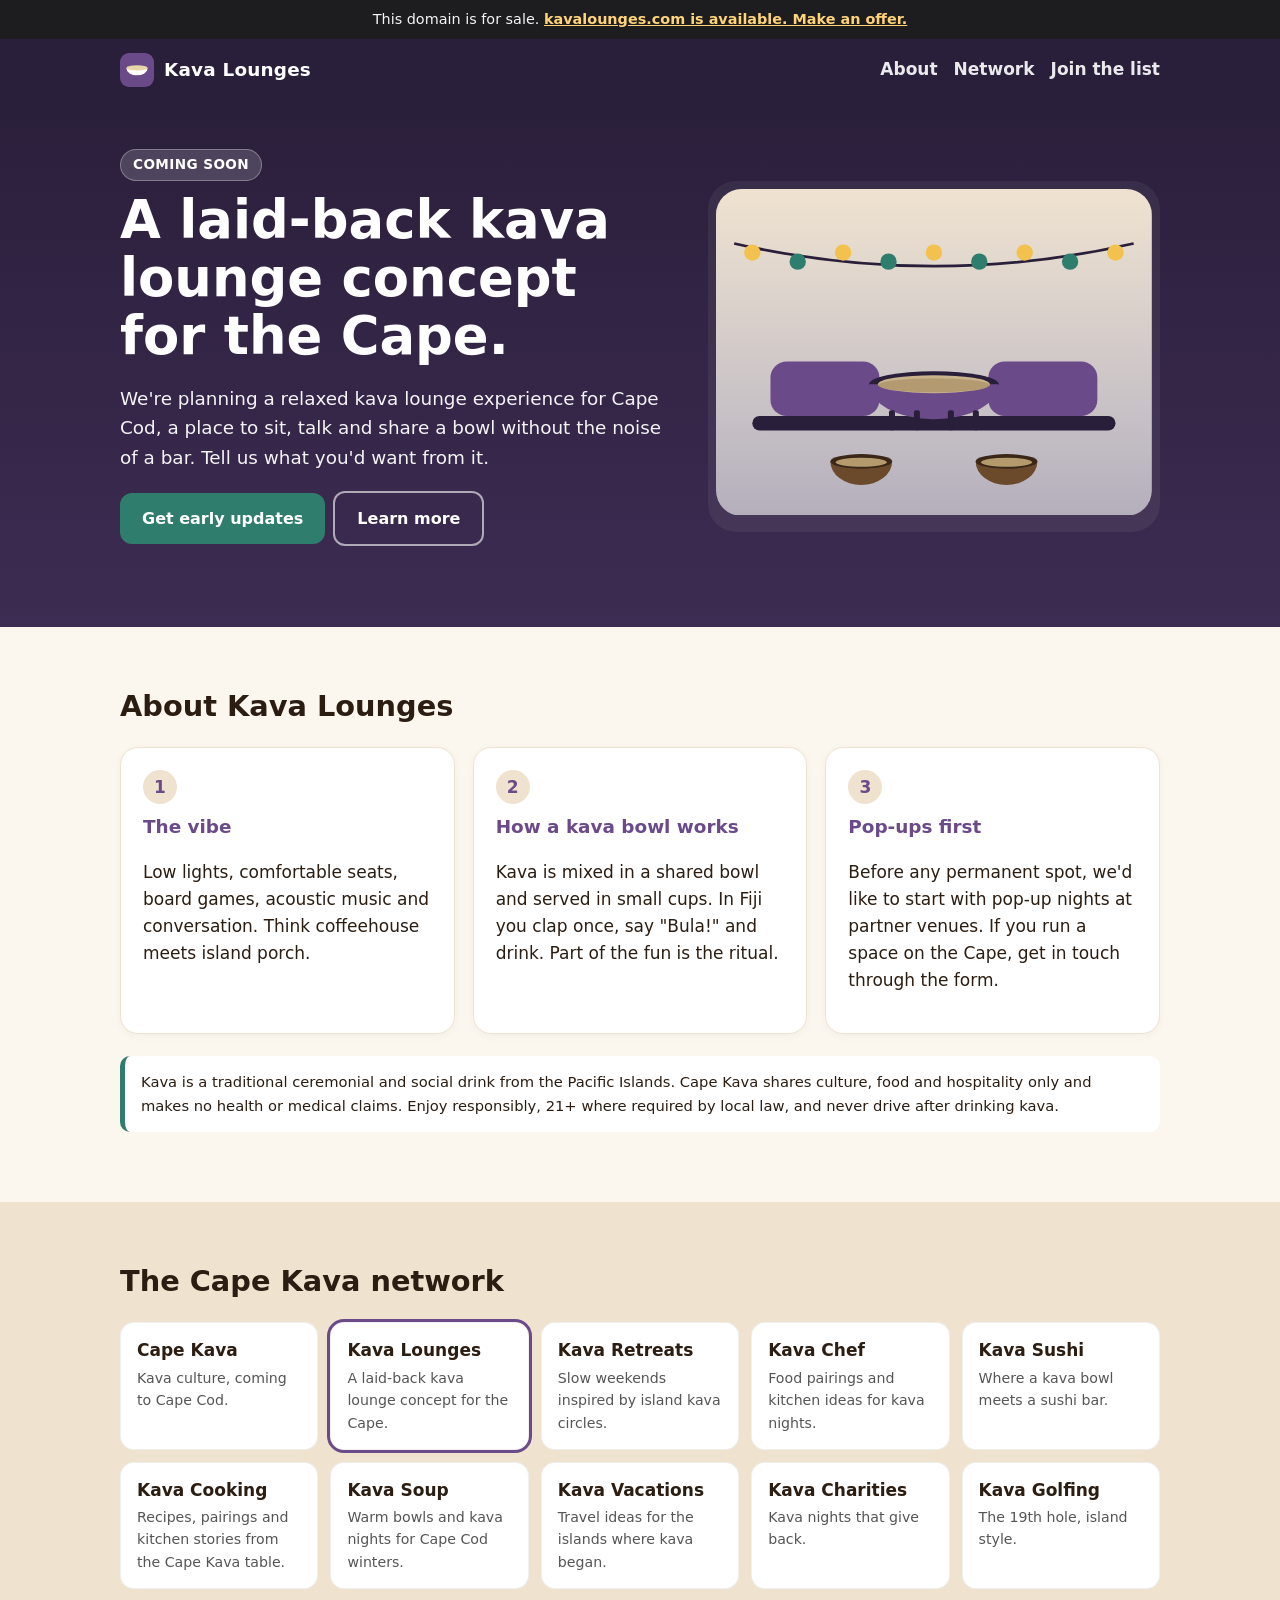
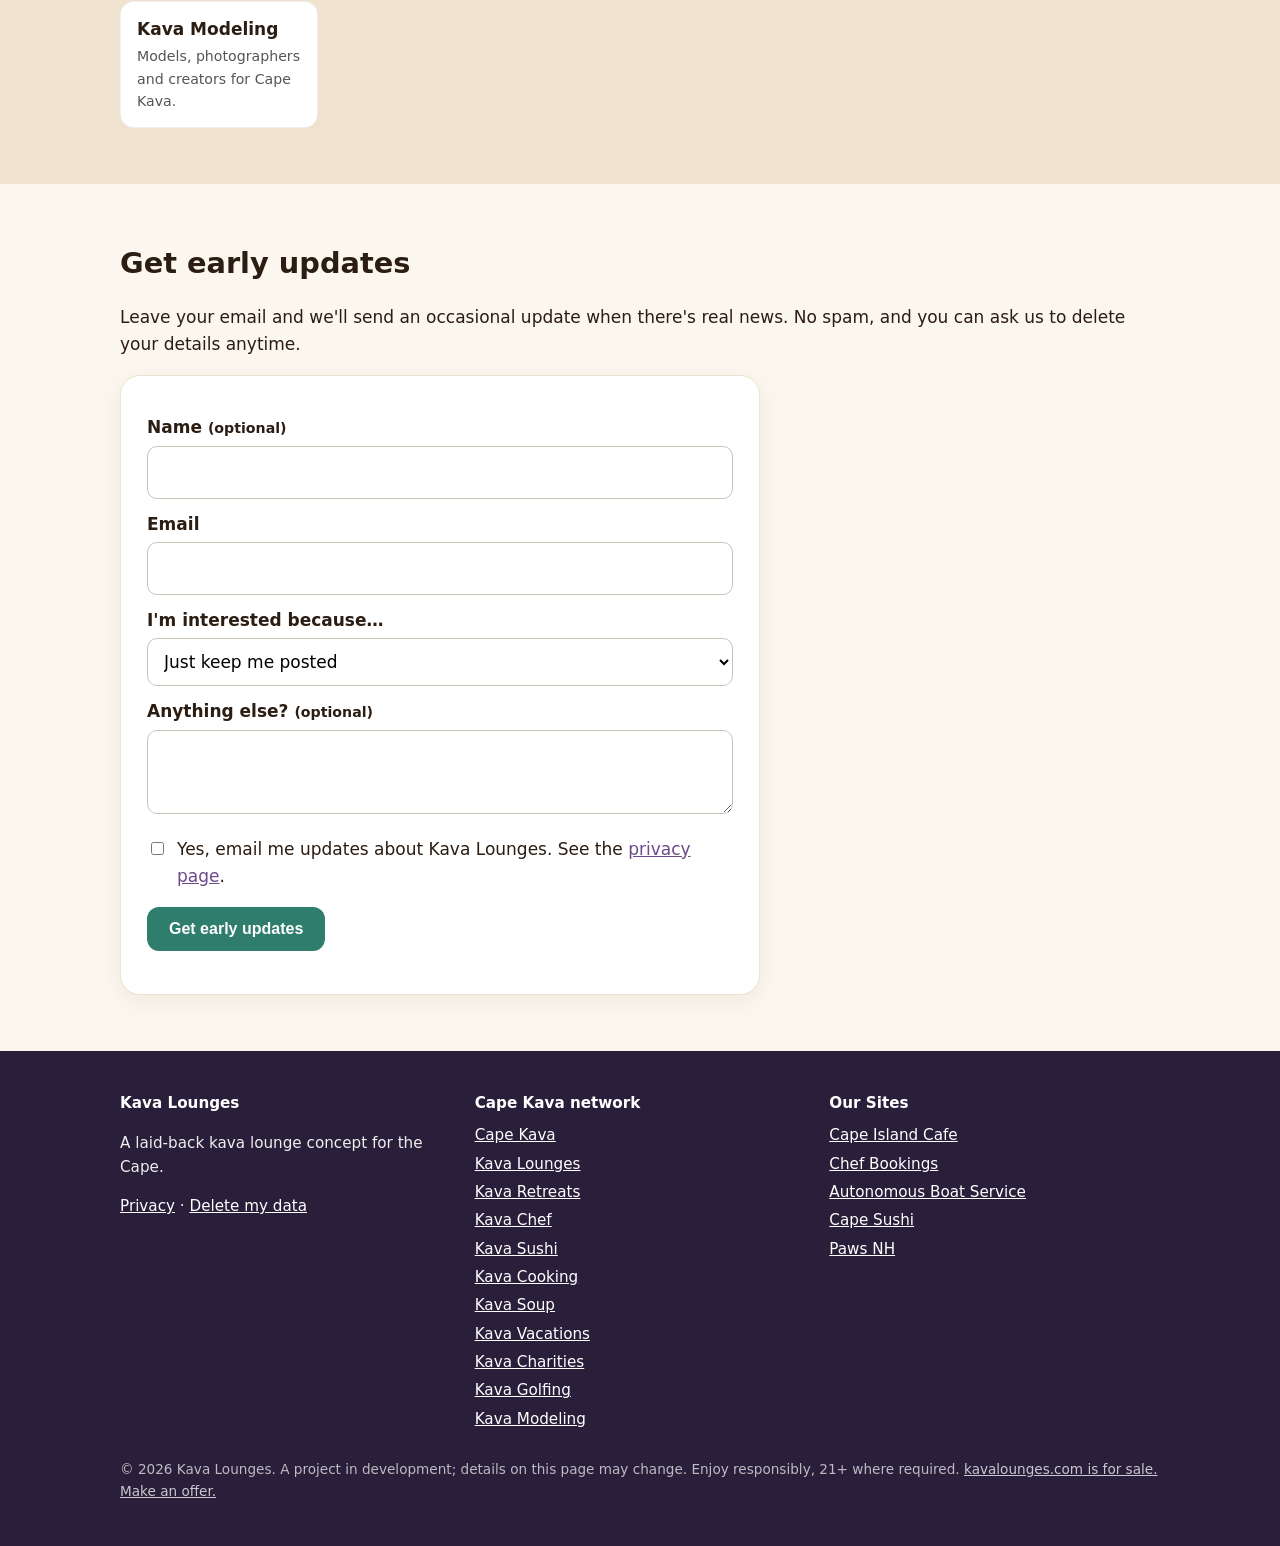
<file: index.html>
<!doctype html>
<html lang="en">
<head>
<meta charset="utf-8">
<meta name="viewport" content="width=device-width,initial-scale=1">
<title>Kava Lounges: A laid-back kava lounge concept for the Cape.</title>
<meta name="description" content="A laid-back kava lounge concept for the Cape. We&#x27;re planning a relaxed kava lounge experience for Cape Cod, a place to sit, talk and share a bowl without the noise of a bar.">
<link rel="canonical" href="https://platinum00001.github.io/kavalounges.com/">
<meta name="theme-color" content="#2a1f3b">
<meta property="og:type" content="website">
<meta property="og:site_name" content="Kava Lounges">
<meta property="og:title" content="Kava Lounges: A laid-back kava lounge concept for the Cape.">
<meta property="og:description" content="A laid-back kava lounge concept for the Cape. We&#x27;re planning a relaxed kava lounge experience for Cape Cod, a place to sit, talk and share a bowl without the noise of a bar.">
<meta property="og:url" content="https://platinum00001.github.io/kavalounges.com/">
<meta property="og:image" content="https://platinum00001.github.io/kavalounges.com/og.png">
<meta property="og:image:width" content="1200"><meta property="og:image:height" content="630">
<meta name="twitter:card" content="summary_large_image">
<meta name="twitter:title" content="Kava Lounges: A laid-back kava lounge concept for the Cape.">
<meta name="twitter:description" content="A laid-back kava lounge concept for the Cape. We&#x27;re planning a relaxed kava lounge experience for Cape Cod, a place to sit, talk and share a bowl without the noise of a bar.">
<meta name="twitter:image" content="https://platinum00001.github.io/kavalounges.com/og.png">
<link rel="icon" href="favicon.svg" type="image/svg+xml">
<link rel="icon" href="favicon-32.png" sizes="32x32" type="image/png">
<link rel="apple-touch-icon" href="apple-touch-icon.png">
<link rel="manifest" href="site.webmanifest">
<link rel="stylesheet" href="css/style.css">
</head>
<body>
<div class="forsale" style="background:#1d1d1f;color:#f5f5f7;text-align:center;font-size:.9rem;padding:8px 12px">This domain is for sale. <a href="https://www.afternic.com/domain/kavalounges.com" target="_blank" rel="noopener" style="color:#ffd479;font-weight:600">kavalounges.com is available. Make an offer.</a></div>
<header class="top"><div class="wrap">
<a class="brand" href="./"><img src="favicon.svg" alt="" width="34" height="34">Kava Lounges</a>
<nav><a href="./#about" class="opt">About</a><a href="./#network" class="opt">Network</a><a href="./#join">Join the list</a></nav>
</div></header>
<main>
<section class="hero"><div class="wrap">
<div><span class="badge">Coming soon</span><h1>A laid-back kava lounge concept for the Cape.</h1><p class="lead">We&#x27;re planning a relaxed kava lounge experience for Cape Cod, a place to sit, talk and share a bowl without the noise of a bar. Tell us what you&#x27;d want from it.</p>
<p><a class="btn" href="#join">Get early updates</a><a class="btn ghost" href="#about">Learn more</a></p></div>
<div class="art"><svg viewBox="0 0 480 360" xmlns="http://www.w3.org/2000/svg" role="img" aria-hidden="true"><defs><linearGradient id="sky" x1="0" y1="0" x2="0" y2="1"><stop offset="0" stop-color="#efe2cf"/><stop offset="1" stop-color="#ffffff" stop-opacity="0.6"/></linearGradient></defs><rect width="480" height="360" rx="28" fill="url(#sky)"/><path d="M20 60 q220 50 440 0" stroke="#2a1f3b" stroke-width="3" fill="none"/><circle cx="40" cy="70" r="9" fill="#f2c14e"/><circle cx="90" cy="80" r="9" fill="#2f7d6d"/><circle cx="140" cy="70" r="9" fill="#f2c14e"/><circle cx="190" cy="80" r="9" fill="#2f7d6d"/><circle cx="240" cy="70" r="9" fill="#f2c14e"/><circle cx="290" cy="80" r="9" fill="#2f7d6d"/><circle cx="340" cy="70" r="9" fill="#f2c14e"/><circle cx="390" cy="80" r="9" fill="#2f7d6d"/><circle cx="440" cy="70" r="9" fill="#f2c14e"/><rect x="40" y="250" width="400" height="16" rx="8" fill="#2a1f3b"/><rect x="60" y="190" width="120" height="60" rx="18" fill="#6b4a8a"/><rect x="300" y="190" width="120" height="60" rx="18" fill="#6b4a8a"/><g transform="translate(240 215) scale(0.55)"><ellipse cx="0" cy="0" rx="130" ry="26" fill="#2a1f3b"/><path d="M-130 0 a130 70 0 0 0 260 0z" fill="#6b4a8a"/><ellipse cx="0" cy="0" rx="112" ry="18" fill="#c9b38d"/><ellipse cx="0" cy="2" rx="112" ry="14" fill="#a68a5f" opacity=".6"/><rect x="-90" y="52" width="12" height="40" rx="4" fill="#2a1f3b"/><rect x="-40" y="52" width="12" height="40" rx="4" fill="#2a1f3b"/><rect x="28" y="52" width="12" height="40" rx="4" fill="#2a1f3b"/><rect x="78" y="52" width="12" height="40" rx="4" fill="#2a1f3b"/></g><g transform="translate(160 300)"><path d="M-34 0 a34 26 0 0 0 68 0z" fill="#6b4a2b"/><ellipse cx="0" cy="0" rx="34" ry="8" fill="#3b2717"/><ellipse cx="0" cy="1" rx="28" ry="5" fill="#b49a6d"/></g><g transform="translate(320 300)"><path d="M-34 0 a34 26 0 0 0 68 0z" fill="#6b4a2b"/><ellipse cx="0" cy="0" rx="34" ry="8" fill="#3b2717"/><ellipse cx="0" cy="1" rx="28" ry="5" fill="#b49a6d"/></g></svg></div>
</div></section>
<section id="about"><div class="wrap"><h2>About Kava Lounges</h2><div class="cards"><div class="card"><span class="n">1</span><h3>The vibe</h3><p>Low lights, comfortable seats, board games, acoustic music and conversation. Think coffeehouse meets island porch.</p></div><div class="card"><span class="n">2</span><h3>How a kava bowl works</h3><p>Kava is mixed in a shared bowl and served in small cups. In Fiji you clap once, say &quot;Bula!&quot; and drink. Part of the fun is the ritual.</p></div><div class="card"><span class="n">3</span><h3>Pop-ups first</h3><p>Before any permanent spot, we&#x27;d like to start with pop-up nights at partner venues. If you run a space on the Cape, get in touch through the form.</p></div></div><p class="note">Kava is a traditional ceremonial and social drink from the Pacific Islands. Cape Kava shares culture, food and hospitality only and makes no health or medical claims. Enjoy responsibly, 21+ where required by local law, and never drive after drinking kava.</p></div></section>
<section class="band" id="network"><div class="wrap"><h2>The Cape Kava network</h2><div class="net"><a href="https://platinum00001.github.io/kapekava.com/">Cape Kava<small>Kava culture, coming to Cape Cod.</small></a><a href="https://platinum00001.github.io/kavalounges.com/" class="here" aria-current="page">Kava Lounges<small>A laid-back kava lounge concept for the Cape.</small></a><a href="https://platinum00001.github.io/kavaretreats.com/">Kava Retreats<small>Slow weekends inspired by island kava circles.</small></a><a href="https://platinum00001.github.io/kavachef.com/">Kava Chef<small>Food pairings and kitchen ideas for kava nights.</small></a><a href="https://platinum00001.github.io/kavasushi.com/">Kava Sushi<small>Where a kava bowl meets a sushi bar.</small></a><a href="https://platinum00001.github.io/kavacooking.com/">Kava Cooking<small>Recipes, pairings and kitchen stories from the Cape Kava table.</small></a><a href="https://platinum00001.github.io/kavasoup.com/">Kava Soup<small>Warm bowls and kava nights for Cape Cod winters.</small></a><a href="https://platinum00001.github.io/kavavacations.com/">Kava Vacations<small>Travel ideas for the islands where kava began.</small></a><a href="https://platinum00001.github.io/kavacharities.com/">Kava Charities<small>Kava nights that give back.</small></a><a href="https://platinum00001.github.io/kavagolfing.com/">Kava Golfing<small>The 19th hole, island style.</small></a><a href="https://platinum00001.github.io/kavamodeling.com/">Kava Modeling<small>Models, photographers and creators for Cape Kava.</small></a></div></div></section>
<section id="join"><div class="wrap"><h2>Get early updates</h2>
<p>Leave your email and we'll send an occasional update when there's real news. No spam, and you can ask us to delete your details anytime.</p>
<form class="signup" id="signup" novalidate>
<label for="f-name">Name <small>(optional)</small></label><input id="f-name" name="name" type="text" maxlength="120" autocomplete="name">
<label for="f-email">Email</label><input id="f-email" name="email" type="email" maxlength="200" required autocomplete="email">
<label for="f-interest">I'm interested because…</label><select id="f-interest" name="interest"><option>Just keep me posted</option><option>I&#x27;d visit a kava lounge on the Cape</option><option>I want to attend events or tastings</option><option>I run a cafe, bar or venue</option><option>I&#x27;d like to help, volunteer or partner</option></select>
<label for="f-note">Anything else? <small>(optional)</small></label><textarea id="f-note" name="note" maxlength="600"></textarea>
<div class="hp" aria-hidden="true"><label for="f-web">Website</label><input id="f-web" name="website_url" type="text" tabindex="-1" autocomplete="off"></div>
<label class="check"><input type="checkbox" name="consent" required> <span>Yes, email me updates about Kava Lounges. See the <a href="privacy.html">privacy page</a>.</span></label>
<p><button class="btn" type="submit">Get early updates</button></p>
<div class="msg" id="signup-msg" role="status" aria-live="polite"></div>
</form></div></section>
</main>
<footer><div class="wrap">
<div class="cols">
<div><h4>Kava Lounges</h4><p>A laid-back kava lounge concept for the Cape.</p><p><a href="privacy.html">Privacy</a> · <a href="privacy.html#data-deletion">Delete my data</a></p></div>
<div><h4>Cape Kava network</h4><ul><li><a href="https://platinum00001.github.io/kapekava.com/">Cape Kava</a></li><li><a href="https://platinum00001.github.io/kavalounges.com/">Kava Lounges</a></li><li><a href="https://platinum00001.github.io/kavaretreats.com/">Kava Retreats</a></li><li><a href="https://platinum00001.github.io/kavachef.com/">Kava Chef</a></li><li><a href="https://platinum00001.github.io/kavasushi.com/">Kava Sushi</a></li><li><a href="https://platinum00001.github.io/kavacooking.com/">Kava Cooking</a></li><li><a href="https://platinum00001.github.io/kavasoup.com/">Kava Soup</a></li><li><a href="https://platinum00001.github.io/kavavacations.com/">Kava Vacations</a></li><li><a href="https://platinum00001.github.io/kavacharities.com/">Kava Charities</a></li><li><a href="https://platinum00001.github.io/kavagolfing.com/">Kava Golfing</a></li><li><a href="https://platinum00001.github.io/kavamodeling.com/">Kava Modeling</a></li></ul></div><div><h4>Our Sites</h4><ul><li><a href="https://capeislandcafe.com/">Cape Island Cafe</a></li><li><a href="https://chefbookings.org/">Chef Bookings</a></li><li><a href="https://platinum00001.github.io/autonomousboatservice.com/">Autonomous Boat Service</a></li><li><a href="https://platinum00001.github.io/capesushi.com/">Cape Sushi</a></li><li><a href="https://platinum00001.github.io/pawsnh.com/">Paws NH</a></li></ul></div>
</div>
<p class="fine">© 2026 Kava Lounges. A project in development; details on this page may change. Enjoy responsibly, 21+ where required. <a href="https://www.afternic.com/domain/kavalounges.com" target="_blank" rel="noopener">kavalounges.com is for sale. Make an offer.</a></p>
</div></footer>
<script type="application/ld+json">{"@context": "https://schema.org", "@type": "WebSite", "name": "Kava Lounges", "url": "https://platinum00001.github.io/kavalounges.com/", "description": "A laid-back kava lounge concept for the Cape."}</script>
<script src="config.js"></script><script src="js/form.js"></script>
</body></html>
</file>
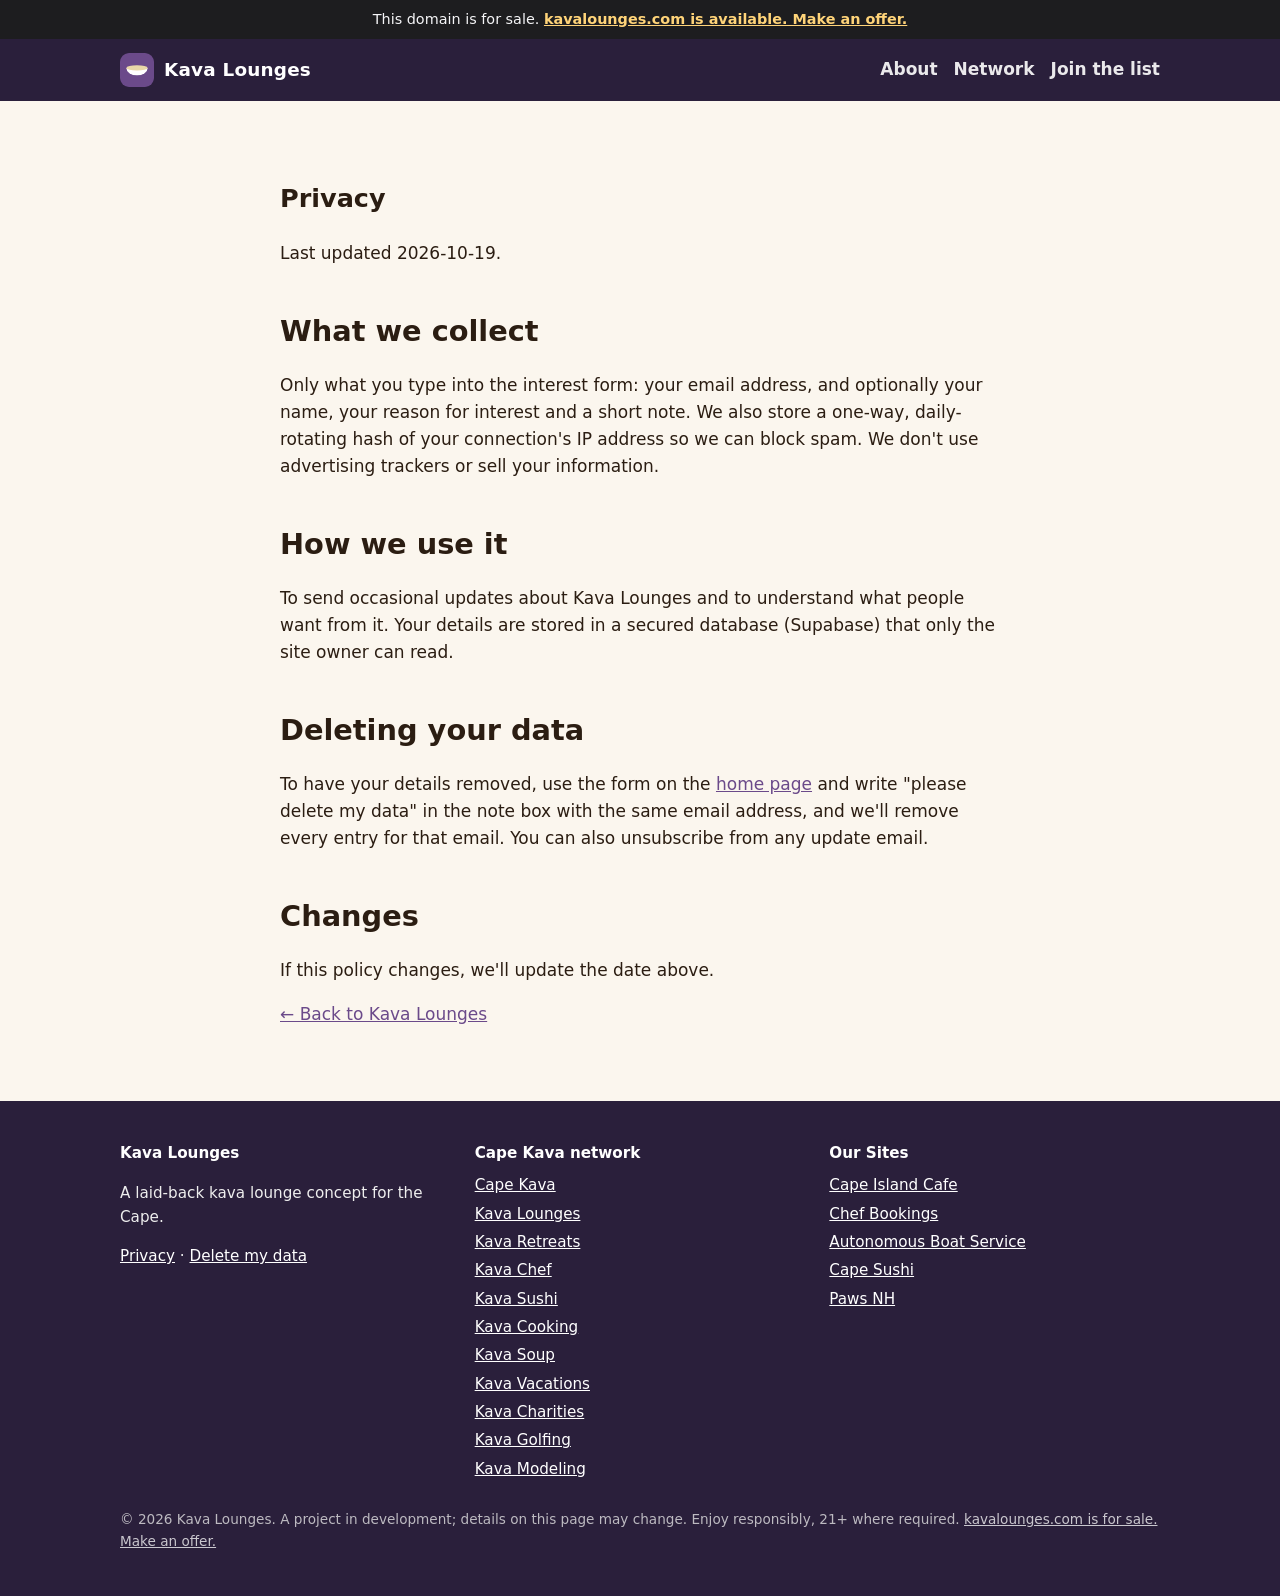
<file: privacy.html>
<!doctype html>
<html lang="en">
<head>
<meta charset="utf-8">
<meta name="viewport" content="width=device-width,initial-scale=1">
<title>Privacy | Kava Lounges</title>
<meta name="description" content="How Kava Lounges handles the details you share on this site.">
<link rel="canonical" href="https://platinum00001.github.io/kavalounges.com/privacy.html">
<meta name="theme-color" content="#2a1f3b">
<meta property="og:type" content="website">
<meta property="og:site_name" content="Kava Lounges">
<meta property="og:title" content="Privacy | Kava Lounges">
<meta property="og:description" content="How Kava Lounges handles the details you share on this site.">
<meta property="og:url" content="https://platinum00001.github.io/kavalounges.com/privacy.html">
<meta property="og:image" content="https://platinum00001.github.io/kavalounges.com/og.png">
<meta property="og:image:width" content="1200"><meta property="og:image:height" content="630">
<meta name="twitter:card" content="summary_large_image">
<meta name="twitter:title" content="Privacy | Kava Lounges">
<meta name="twitter:description" content="How Kava Lounges handles the details you share on this site.">
<meta name="twitter:image" content="https://platinum00001.github.io/kavalounges.com/og.png">
<link rel="icon" href="favicon.svg" type="image/svg+xml">
<link rel="icon" href="favicon-32.png" sizes="32x32" type="image/png">
<link rel="apple-touch-icon" href="apple-touch-icon.png">
<link rel="manifest" href="site.webmanifest">
<link rel="stylesheet" href="css/style.css">
</head>
<body>
<div class="forsale" style="background:#1d1d1f;color:#f5f5f7;text-align:center;font-size:.9rem;padding:8px 12px">This domain is for sale. <a href="https://www.afternic.com/domain/kavalounges.com" target="_blank" rel="noopener" style="color:#ffd479;font-weight:600">kavalounges.com is available. Make an offer.</a></div>
<header class="top"><div class="wrap">
<a class="brand" href="./"><img src="favicon.svg" alt="" width="34" height="34">Kava Lounges</a>
<nav><a href="./#about" class="opt">About</a><a href="./#network" class="opt">Network</a><a href="./#join">Join the list</a></nav>
</div></header>
<main><section><div class="wrap prose">
<h1>Privacy</h1><p>Last updated 2026-10-19.</p>
<h2>What we collect</h2><p>Only what you type into the interest form: your email address, and optionally your name, your reason for interest and a short note. We also store a one-way, daily-rotating hash of your connection's IP address so we can block spam. We don't use advertising trackers or sell your information.</p>
<h2>How we use it</h2><p>To send occasional updates about Kava Lounges and to understand what people want from it. Your details are stored in a secured database (Supabase) that only the site owner can read.</p>
<h2 id="data-deletion">Deleting your data</h2><p>To have your details removed, use the form on the <a href="./#join">home page</a> and write "please delete my data" in the note box with the same email address, and we'll remove every entry for that email. You can also unsubscribe from any update email.</p>
<h2>Changes</h2><p>If this policy changes, we'll update the date above.</p>
<p><a href="./">← Back to Kava Lounges</a></p>
</div></section></main>
<footer><div class="wrap">
<div class="cols">
<div><h4>Kava Lounges</h4><p>A laid-back kava lounge concept for the Cape.</p><p><a href="privacy.html">Privacy</a> · <a href="privacy.html#data-deletion">Delete my data</a></p></div>
<div><h4>Cape Kava network</h4><ul><li><a href="https://platinum00001.github.io/kapekava.com/">Cape Kava</a></li><li><a href="https://platinum00001.github.io/kavalounges.com/">Kava Lounges</a></li><li><a href="https://platinum00001.github.io/kavaretreats.com/">Kava Retreats</a></li><li><a href="https://platinum00001.github.io/kavachef.com/">Kava Chef</a></li><li><a href="https://platinum00001.github.io/kavasushi.com/">Kava Sushi</a></li><li><a href="https://platinum00001.github.io/kavacooking.com/">Kava Cooking</a></li><li><a href="https://platinum00001.github.io/kavasoup.com/">Kava Soup</a></li><li><a href="https://platinum00001.github.io/kavavacations.com/">Kava Vacations</a></li><li><a href="https://platinum00001.github.io/kavacharities.com/">Kava Charities</a></li><li><a href="https://platinum00001.github.io/kavagolfing.com/">Kava Golfing</a></li><li><a href="https://platinum00001.github.io/kavamodeling.com/">Kava Modeling</a></li></ul></div><div><h4>Our Sites</h4><ul><li><a href="https://capeislandcafe.com/">Cape Island Cafe</a></li><li><a href="https://chefbookings.org/">Chef Bookings</a></li><li><a href="https://platinum00001.github.io/autonomousboatservice.com/">Autonomous Boat Service</a></li><li><a href="https://platinum00001.github.io/capesushi.com/">Cape Sushi</a></li><li><a href="https://platinum00001.github.io/pawsnh.com/">Paws NH</a></li></ul></div>
</div>
<p class="fine">© 2026 Kava Lounges. A project in development; details on this page may change. Enjoy responsibly, 21+ where required. <a href="https://www.afternic.com/domain/kavalounges.com" target="_blank" rel="noopener">kavalounges.com is for sale. Make an offer.</a></p>
</div></footer>
</body></html>
</file>
<file: css/style.css>
:root{--bg:#fbf6ee;--ink:#2b1d12;--accent:#6b4a8a;--accent2:#2f7d6d;--soft:#efe2cf;--hero:#2a1f3b}
*{box-sizing:border-box}html{scroll-behavior:smooth}
body{margin:0;font:17px/1.6 system-ui,-apple-system,"Segoe UI",Roboto,Helvetica,Arial,sans-serif;color:var(--ink);background:var(--bg)}
a{color:var(--accent)}img,svg{max-width:100%;height:auto}
.wrap{max-width:1080px;margin:0 auto;padding:0 20px}
header.top{background:var(--hero);color:#fff}
header.top .wrap{display:flex;align-items:center;justify-content:space-between;gap:12px;padding-top:14px;padding-bottom:14px}
.brand{display:flex;align-items:center;gap:10px;color:#fff;text-decoration:none;font-weight:800;font-size:1.15rem;letter-spacing:.2px}
.brand img{width:34px;height:34px;border-radius:9px}
header.top nav a{color:#fff;opacity:.9;margin-left:16px;text-decoration:none;font-weight:600}
header.top nav a:hover{opacity:1;text-decoration:underline}
.hero{background:linear-gradient(180deg,var(--hero),color-mix(in srgb,var(--hero) 70%,var(--accent)));color:#fff;padding:48px 0 64px}
.hero .wrap{display:grid;grid-template-columns:1.1fr .9fr;gap:36px;align-items:center}
.hero h1{font-size:clamp(2rem,4.6vw,3.3rem);line-height:1.1;margin:.2em 0 .3em}
.hero p.lead{font-size:1.15rem;opacity:.95;max-width:38em}
.badge{display:inline-block;background:rgba(255,255,255,.16);border:1px solid rgba(255,255,255,.3);padding:4px 12px;border-radius:99px;font-size:.85rem;font-weight:700;letter-spacing:.4px;text-transform:uppercase}
.btn{display:inline-block;background:var(--accent2);color:#fff;font-weight:700;padding:13px 22px;border-radius:12px;text-decoration:none;border:0;cursor:pointer;font-size:1rem}
.btn:hover{filter:brightness(1.08)}
.btn.ghost{background:transparent;border:2px solid rgba(255,255,255,.6);margin-left:8px}
.art{background:rgba(255,255,255,.06);border-radius:28px;padding:8px}
section{padding:56px 0}
section h2{font-size:1.8rem;margin:0 0 18px}
.cards{display:grid;grid-template-columns:repeat(auto-fit,minmax(230px,1fr));gap:18px}
.card{background:#fff;border:1px solid var(--soft);border-radius:18px;padding:22px;box-shadow:0 2px 10px rgba(0,0,0,.04)}
.card h3{margin:.1em 0 .4em;font-size:1.15rem;color:var(--accent)}
.card .n{display:inline-grid;place-items:center;width:34px;height:34px;border-radius:50%;background:var(--soft);color:var(--accent);font-weight:800;margin-bottom:6px}
.band{background:var(--soft)}
.net{display:grid;grid-template-columns:repeat(auto-fit,minmax(180px,1fr));gap:12px}
.net a{display:block;background:#fff;border-radius:14px;padding:14px 16px;text-decoration:none;color:var(--ink);border:1px solid rgba(0,0,0,.06);font-weight:700}
.net a small{display:block;font-weight:400;color:#555;margin-top:2px}
.net a.here{outline:3px solid var(--accent);pointer-events:none}
form.signup{background:#fff;border-radius:20px;padding:26px;border:1px solid var(--soft);max-width:640px;box-shadow:0 6px 24px rgba(0,0,0,.06)}
form.signup label{display:block;font-weight:700;margin:12px 0 4px}
form.signup input[type=text],form.signup input[type=email],form.signup select,form.signup textarea{width:100%;padding:12px;border:1px solid #c9c2b6;border-radius:10px;font:inherit;background:#fff}
form.signup textarea{min-height:84px}
form.signup .check{display:flex;gap:10px;align-items:flex-start;font-weight:400;margin-top:14px}
form.signup .check input{margin-top:6px}
.hp{position:absolute!important;left:-9999px!important;width:1px;height:1px;overflow:hidden}
.msg{margin-top:14px;padding:12px 14px;border-radius:10px;display:none}
.msg.ok{display:block;background:#e6f4ea;color:#1e5b2f}.msg.err{display:block;background:#fdecea;color:#8a1c12}
.note{font-size:.92rem;background:#fff;border-left:5px solid var(--accent2);padding:14px 16px;border-radius:10px;margin-top:22px}
footer{background:var(--hero);color:#eee;padding:40px 0 30px;font-size:.95rem}
footer a{color:#fff}
footer .cols{display:grid;grid-template-columns:repeat(auto-fit,minmax(220px,1fr));gap:24px}
footer h4{margin:0 0 8px;color:#fff}
footer ul{list-style:none;padding:0;margin:0}footer li{margin:4px 0}
footer .fine{opacity:.75;margin-top:24px;font-size:.85rem}
.prose{max-width:760px}.prose h2{margin-top:1.4em}
@media (max-width:820px){.hero .wrap{grid-template-columns:1fr}.art{max-width:420px}header.top nav a{margin-left:10px;font-size:.92rem}}
@media (max-width:480px){header.top nav .opt{display:none}.btn.ghost{margin:10px 0 0}}
</file>
